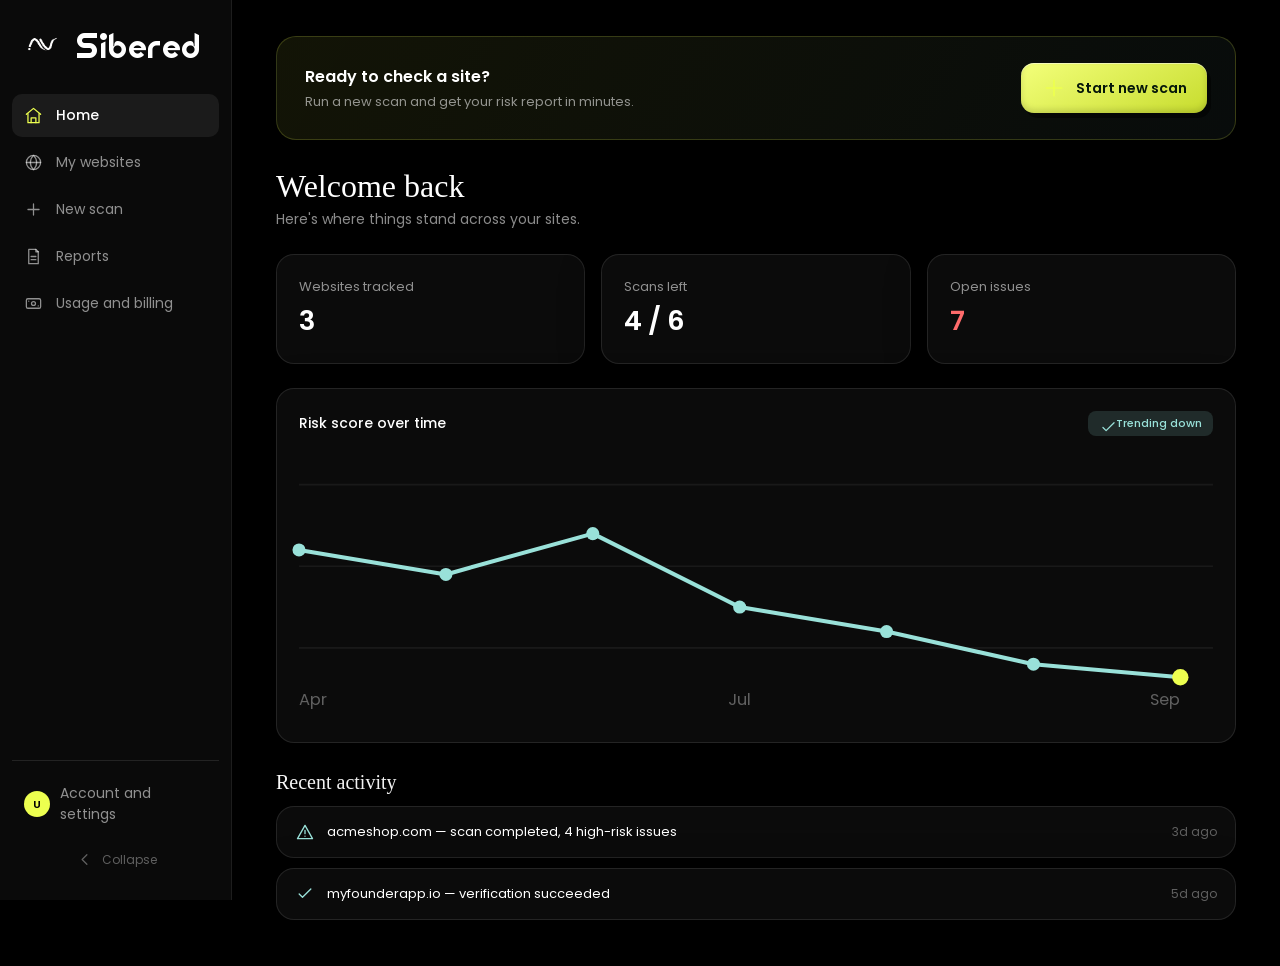
<file: index.html>
<!doctype html>
<html lang="en">
<head>
<meta charset="UTF-8">
<meta name="viewport" content="width=device-width, initial-scale=1.0">
<title>Sibered — Home</title>
<link rel="preconnect" href="https://fonts.googleapis.com">
<link href="https://fonts.googleapis.com/css2?family=Poppins:wght@300;400;500;600;700&display=swap" rel="stylesheet">
<link rel="stylesheet" href="style.css">
<meta name="sibered-verify" content="test123">
</head>
<body>
<div class="app">
  <aside class="sidebar" id="sidebar">
    <div class="logo-row"><img src="logo.png" alt="Sibered"><span class="wordmark">Sibered</span></div>
    <nav class="nav">
      <a href="index.html" class="active"><span class="icon"><svg viewBox="0 0 24 24" fill="none" stroke="currentColor" stroke-width="1.6" stroke-linecap="round" stroke-linejoin="round"><path d="M3 10.5L12 3l9 7.5"/><path d="M5 9.5V21h14V9.5"/><path d="M9 21v-6h6v6"/></svg></span><span class="label">Home</span></a>
      <a href="websites.html"><span class="icon"><svg viewBox="0 0 24 24" fill="none" stroke="currentColor" stroke-width="1.6" stroke-linecap="round" stroke-linejoin="round"><circle cx="12" cy="12" r="9"/><path d="M3 12h18"/><path d="M12 3c2.5 2.5 4 6 4 9s-1.5 6.5-4 9c-2.5-2.5-4-6-4-9s1.5-6.5 4-9z"/></svg></span><span class="label">My websites</span></a>
      <a href="add-website.html"><span class="icon"><svg viewBox="0 0 24 24" fill="none" stroke="currentColor" stroke-width="1.6" stroke-linecap="round" stroke-linejoin="round"><path d="M12 5v14M5 12h14"/></svg></span><span class="label">New scan</span></a>
      <a href="reports.html"><span class="icon"><svg viewBox="0 0 24 24" fill="none" stroke="currentColor" stroke-width="1.6" stroke-linecap="round" stroke-linejoin="round"><path d="M6 3h9l3 3v15H6z"/><path d="M15 3v3h3"/><path d="M9 12h6M9 16h6"/></svg></span><span class="label">Reports</span></a>
      <a href="billing.html"><span class="icon"><svg viewBox="0 0 24 24" fill="none" stroke="currentColor" stroke-width="1.6" stroke-linecap="round" stroke-linejoin="round"><rect x="3" y="6" width="18" height="12" rx="2"/><circle cx="12" cy="12" r="2.5"/><path d="M6 9h.01M18 15h.01"/></svg></span><span class="label">Usage and billing</span></a>
    </nav>
    <div class="sidebar-bottom">
      <a href="settings.html" class="account-link"><div class="avatar">U</div><span class="label">Account and settings</span></a>
      <button class="collapse-btn" id="collapseBtn"><span class="icon"><svg viewBox="0 0 24 24" fill="none" stroke="currentColor" stroke-width="1.6" stroke-linecap="round" stroke-linejoin="round"><path d="M15 6l-6 6 6 6"/></svg></span><span class="label">Collapse</span></button>
    </div>
  </aside>
  <main class="main">
    <div class="cta-banner">
      <div>
        <div style="font-weight:600; font-size:16px; margin-bottom:3px;">Ready to check a site?</div>
        <div style="font-size:13px; color:var(--muted);">Run a new scan and get your risk report in minutes.</div>
      </div>
      <a href="add-website.html" class="btn-primary"><span class="icon"><svg viewBox="0 0 24 24" fill="none" stroke="currentColor" stroke-width="1.6" stroke-linecap="round" stroke-linejoin="round"><path d="M12 5v14M5 12h14"/></svg></span>Start new scan</a>
    </div>

    <h1>Welcome back</h1>
    <p class="subtitle">Here's where things stand across your sites.</p>

    <div class="grid-3" style="margin-bottom:24px;">
      <div class="card"><div class="stat-label">Websites tracked</div><div class="stat-value">3</div></div>
      <div class="card"><div class="stat-label">Scans left</div><div class="stat-value">4 / 6</div></div>
      <div class="card"><div class="stat-label">Open issues</div><div class="stat-value danger">7</div></div>
    </div>

    <div class="card" style="margin-bottom:28px;">
      <div style="display:flex; justify-content:space-between; align-items:center; margin-bottom:16px;">
        <div style="font-size:14px; font-weight:500;">Risk score over time</div>
        <span class="badge low"><span class="icon" style="width:12px;height:12px;"><svg viewBox="0 0 24 24" fill="none" stroke="currentColor" stroke-width="1.6" stroke-linecap="round" stroke-linejoin="round"><path d="M5 12l4 4 10-10"/></svg></span>Trending down</span>
      </div>
      <svg viewBox="0 0 560 160" style="width:100%; height:auto; overflow:visible;">
        <line x1="0" y1="20" x2="560" y2="20" stroke="rgba(255,255,255,0.06)"/>
        <line x1="0" y1="70" x2="560" y2="70" stroke="rgba(255,255,255,0.06)"/>
        <line x1="0" y1="120" x2="560" y2="120" stroke="rgba(255,255,255,0.06)"/>
        <polyline points="0,60 90,75 180,50 270,95 360,110 450,130 540,138"
          fill="none" stroke="#99E1D9" stroke-width="2.5" stroke-linecap="round" stroke-linejoin="round"/>
        <circle cx="0" cy="60" r="4" fill="#99E1D9"/>
        <circle cx="90" cy="75" r="4" fill="#99E1D9"/>
        <circle cx="180" cy="50" r="4" fill="#99E1D9"/>
        <circle cx="270" cy="95" r="4" fill="#99E1D9"/>
        <circle cx="360" cy="110" r="4" fill="#99E1D9"/>
        <circle cx="450" cy="130" r="4" fill="#99E1D9"/>
        <circle cx="540" cy="138" r="5" fill="#EDFF4F"/>
        <text x="0" y="155" font-size="10" fill="rgba(255,255,255,0.35)">Apr</text>
        <text x="270" y="155" font-size="10" fill="rgba(255,255,255,0.35)" text-anchor="middle">Jul</text>
        <text x="540" y="155" font-size="10" fill="rgba(255,255,255,0.35)" text-anchor="end">Sep</text>
      </svg>
    </div>

    <h2 style="font-size:20px; margin-bottom:12px;">Recent activity</h2>
    <div class="card list-row" style="margin-bottom:10px;">
      <div style="display:flex; align-items:center; gap:12px;">
        <span class="icon" style="color:#ff9b9b;"><svg viewBox="0 0 24 24" fill="none" stroke="currentColor" stroke-width="1.6" stroke-linecap="round" stroke-linejoin="round"><path d="M12 4l9 16H3z"/><path d="M12 10v4M12 17h.01"/></svg></span>
        <span style="font-size:13px;">acmeshop.com — scan completed, 4 high-risk issues</span>
      </div>
      <span style="font-size:12px; color:var(--faint);">3d ago</span>
    </div>
    <div class="card list-row">
      <div style="display:flex; align-items:center; gap:12px;">
        <span class="icon"><svg viewBox="0 0 24 24" fill="none" stroke="currentColor" stroke-width="1.6" stroke-linecap="round" stroke-linejoin="round"><path d="M5 12l4 4 10-10"/></svg></span>
        <span style="font-size:13px;">myfounderapp.io — verification succeeded</span>
      </div>
      <span style="font-size:12px; color:var(--faint);">5d ago</span>
    </div>
  </main>
</div>
<script src="script.js"></script>
</body>
</html>
</file>
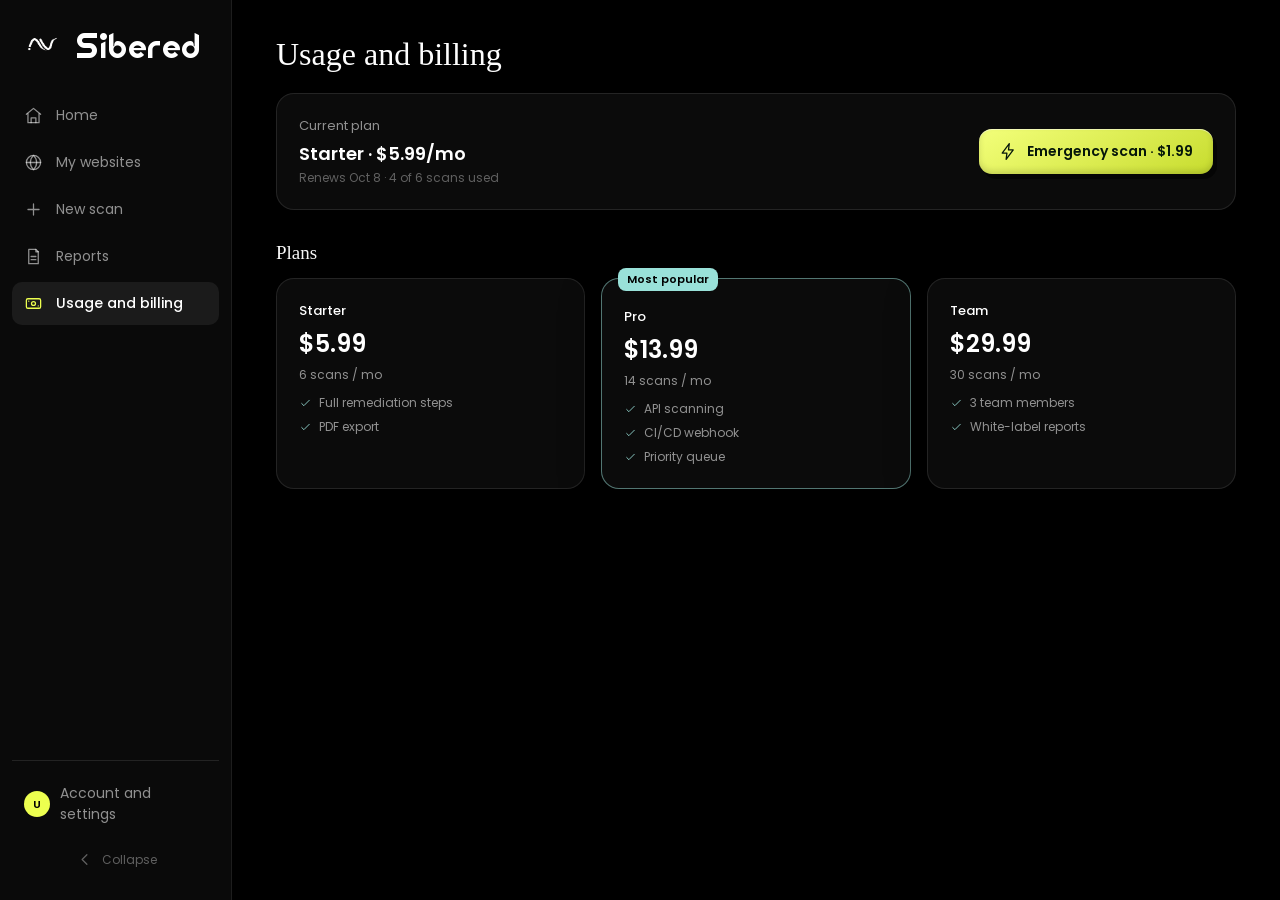
<file: billing.html>
<!doctype html>
<html lang="en">
<head>
<meta charset="UTF-8">
<meta name="viewport" content="width=device-width, initial-scale=1.0">
<title>Sibered — Billing</title>
<link rel="preconnect" href="https://fonts.googleapis.com">
<link href="https://fonts.googleapis.com/css2?family=Poppins:wght@300;400;500;600;700&display=swap" rel="stylesheet">
<link rel="stylesheet" href="style.css">
</head>
<body>
<div class="app">
  <aside class="sidebar" id="sidebar">
    <div class="logo-row"><img src="logo.png" alt="Sibered"><span class="wordmark">Sibered</span></div>
    <nav class="nav">
      <a href="index.html"><span class="icon"><svg viewBox="0 0 24 24" fill="none" stroke="currentColor" stroke-width="1.6" stroke-linecap="round" stroke-linejoin="round"><path d="M3 10.5L12 3l9 7.5"/><path d="M5 9.5V21h14V9.5"/><path d="M9 21v-6h6v6"/></svg></span><span class="label">Home</span></a>
      <a href="websites.html"><span class="icon"><svg viewBox="0 0 24 24" fill="none" stroke="currentColor" stroke-width="1.6" stroke-linecap="round" stroke-linejoin="round"><circle cx="12" cy="12" r="9"/><path d="M3 12h18"/><path d="M12 3c2.5 2.5 4 6 4 9s-1.5 6.5-4 9c-2.5-2.5-4-6-4-9s1.5-6.5 4-9z"/></svg></span><span class="label">My websites</span></a>
      <a href="add-website.html"><span class="icon"><svg viewBox="0 0 24 24" fill="none" stroke="currentColor" stroke-width="1.6" stroke-linecap="round" stroke-linejoin="round"><path d="M12 5v14M5 12h14"/></svg></span><span class="label">New scan</span></a>
      <a href="reports.html"><span class="icon"><svg viewBox="0 0 24 24" fill="none" stroke="currentColor" stroke-width="1.6" stroke-linecap="round" stroke-linejoin="round"><path d="M6 3h9l3 3v15H6z"/><path d="M15 3v3h3"/><path d="M9 12h6M9 16h6"/></svg></span><span class="label">Reports</span></a>
      <a href="billing.html" class="active"><span class="icon"><svg viewBox="0 0 24 24" fill="none" stroke="currentColor" stroke-width="1.6" stroke-linecap="round" stroke-linejoin="round"><rect x="3" y="6" width="18" height="12" rx="2"/><circle cx="12" cy="12" r="2.5"/><path d="M6 9h.01M18 15h.01"/></svg></span><span class="label">Usage and billing</span></a>
    </nav>
    <div class="sidebar-bottom">
      <a href="settings.html" class="account-link"><div class="avatar">U</div><span class="label">Account and settings</span></a>
      <button class="collapse-btn" id="collapseBtn"><span class="icon"><svg viewBox="0 0 24 24" fill="none" stroke="currentColor" stroke-width="1.6" stroke-linecap="round" stroke-linejoin="round"><path d="M15 6l-6 6 6 6"/></svg></span><span class="label">Collapse</span></button>
    </div>
  </aside>
  <main class="main">
    <h1 style="margin-bottom:20px;">Usage and billing</h1>

    <div class="card" style="display:flex; justify-content:space-between; align-items:center; margin-bottom:32px;">
      <div>
        <div class="stat-label">Current plan</div>
        <div style="font-size:18px; font-weight:600;">Starter &middot; $5.99/mo</div>
        <div style="font-size:12px; color:var(--faint); margin-top:2px;">Renews Oct 8 &middot; 4 of 6 scans used</div>
      </div>
      <button class="btn-primary"><span class="icon"><svg viewBox="0 0 24 24" fill="none" stroke="currentColor" stroke-width="1.6" stroke-linecap="round" stroke-linejoin="round"><path d="M13 2L4 14h6l-1 8 9-12h-6l1-8z"/></svg></span>Emergency scan &middot; $1.99</button>
    </div>

    <h2 style="font-size:19px; margin-bottom:14px;">Plans</h2>
    <div class="grid-3">
      <div class="card">
        <div style="font-size:13px; font-weight:500;">Starter</div>
        <div style="font-size:24px; font-weight:600; margin:5px 0;">$5.99</div>
        <div style="font-size:12px; color:var(--muted); margin-bottom:10px;">6 scans / mo</div>
        <div class="plan-feature"><span class="icon"><svg viewBox="0 0 24 24" fill="none" stroke="currentColor" stroke-width="1.6" stroke-linecap="round" stroke-linejoin="round"><path d="M5 12l4 4 10-10"/></svg></span>Full remediation steps</div>
        <div class="plan-feature"><span class="icon"><svg viewBox="0 0 24 24" fill="none" stroke="currentColor" stroke-width="1.6" stroke-linecap="round" stroke-linejoin="round"><path d="M5 12l4 4 10-10"/></svg></span>PDF export</div>
      </div>
      <div class="card plan-card popular">
        <span class="popular-tag">Most popular</span>
        <div style="font-size:13px; font-weight:500; margin-top:6px;">Pro</div>
        <div style="font-size:24px; font-weight:600; margin:5px 0;">$13.99</div>
        <div style="font-size:12px; color:var(--muted); margin-bottom:10px;">14 scans / mo</div>
        <div class="plan-feature"><span class="icon"><svg viewBox="0 0 24 24" fill="none" stroke="currentColor" stroke-width="1.6" stroke-linecap="round" stroke-linejoin="round"><path d="M5 12l4 4 10-10"/></svg></span>API scanning</div>
        <div class="plan-feature"><span class="icon"><svg viewBox="0 0 24 24" fill="none" stroke="currentColor" stroke-width="1.6" stroke-linecap="round" stroke-linejoin="round"><path d="M5 12l4 4 10-10"/></svg></span>CI/CD webhook</div>
        <div class="plan-feature"><span class="icon"><svg viewBox="0 0 24 24" fill="none" stroke="currentColor" stroke-width="1.6" stroke-linecap="round" stroke-linejoin="round"><path d="M5 12l4 4 10-10"/></svg></span>Priority queue</div>
      </div>
      <div class="card">
        <div style="font-size:13px; font-weight:500;">Team</div>
        <div style="font-size:24px; font-weight:600; margin:5px 0;">$29.99</div>
        <div style="font-size:12px; color:var(--muted); margin-bottom:10px;">30 scans / mo</div>
        <div class="plan-feature"><span class="icon"><svg viewBox="0 0 24 24" fill="none" stroke="currentColor" stroke-width="1.6" stroke-linecap="round" stroke-linejoin="round"><path d="M5 12l4 4 10-10"/></svg></span>3 team members</div>
        <div class="plan-feature"><span class="icon"><svg viewBox="0 0 24 24" fill="none" stroke="currentColor" stroke-width="1.6" stroke-linecap="round" stroke-linejoin="round"><path d="M5 12l4 4 10-10"/></svg></span>White-label reports</div>
      </div>
    </div>
  </main>
</div>
<script src="script.js"></script>
</body>
</html>
</file>
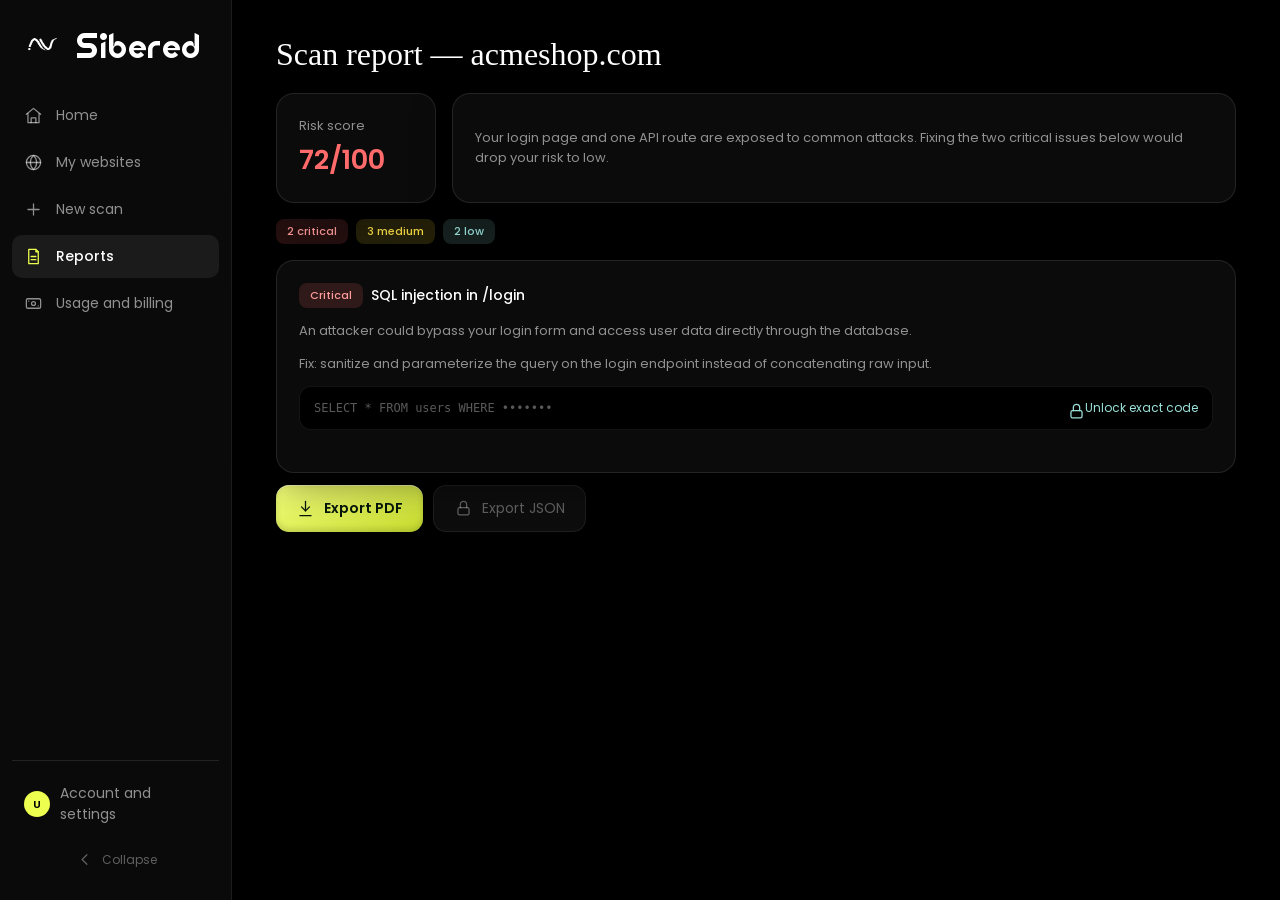
<file: report.html>
<!doctype html>
<html lang="en">
<head>
<meta charset="UTF-8">
<meta name="viewport" content="width=device-width, initial-scale=1.0">
<title>Sibered — Report</title>
<link rel="preconnect" href="https://fonts.googleapis.com">
<link href="https://fonts.googleapis.com/css2?family=Poppins:wght@300;400;500;600;700&display=swap" rel="stylesheet">
<link rel="stylesheet" href="style.css">
</head>
<body>
<div class="app">
  <aside class="sidebar" id="sidebar">
    <div class="logo-row"><img src="logo.png" alt="Sibered"><span class="wordmark">Sibered</span></div>
    <nav class="nav">
      <a href="index.html"><span class="icon"><svg viewBox="0 0 24 24" fill="none" stroke="currentColor" stroke-width="1.6" stroke-linecap="round" stroke-linejoin="round"><path d="M3 10.5L12 3l9 7.5"/><path d="M5 9.5V21h14V9.5"/><path d="M9 21v-6h6v6"/></svg></span><span class="label">Home</span></a>
      <a href="websites.html"><span class="icon"><svg viewBox="0 0 24 24" fill="none" stroke="currentColor" stroke-width="1.6" stroke-linecap="round" stroke-linejoin="round"><circle cx="12" cy="12" r="9"/><path d="M3 12h18"/><path d="M12 3c2.5 2.5 4 6 4 9s-1.5 6.5-4 9c-2.5-2.5-4-6-4-9s1.5-6.5 4-9z"/></svg></span><span class="label">My websites</span></a>
      <a href="add-website.html"><span class="icon"><svg viewBox="0 0 24 24" fill="none" stroke="currentColor" stroke-width="1.6" stroke-linecap="round" stroke-linejoin="round"><path d="M12 5v14M5 12h14"/></svg></span><span class="label">New scan</span></a>
      <a href="reports.html" class="active"><span class="icon"><svg viewBox="0 0 24 24" fill="none" stroke="currentColor" stroke-width="1.6" stroke-linecap="round" stroke-linejoin="round"><path d="M6 3h9l3 3v15H6z"/><path d="M15 3v3h3"/><path d="M9 12h6M9 16h6"/></svg></span><span class="label">Reports</span></a>
      <a href="billing.html"><span class="icon"><svg viewBox="0 0 24 24" fill="none" stroke="currentColor" stroke-width="1.6" stroke-linecap="round" stroke-linejoin="round"><rect x="3" y="6" width="18" height="12" rx="2"/><circle cx="12" cy="12" r="2.5"/><path d="M6 9h.01M18 15h.01"/></svg></span><span class="label">Usage and billing</span></a>
    </nav>
    <div class="sidebar-bottom">
      <a href="settings.html" class="account-link"><div class="avatar">U</div><span class="label">Account and settings</span></a>
      <button class="collapse-btn" id="collapseBtn"><span class="icon"><svg viewBox="0 0 24 24" fill="none" stroke="currentColor" stroke-width="1.6" stroke-linecap="round" stroke-linejoin="round"><path d="M15 6l-6 6 6 6"/></svg></span><span class="label">Collapse</span></button>
    </div>
  </aside>
  <main class="main">
    <h1 style="margin-bottom:20px;">Scan report — acmeshop.com</h1>

    <div style="display:flex; gap:16px; margin-bottom:16px;">
      <div class="card" style="width:160px;">
        <div class="stat-label">Risk score</div>
        <div class="stat-value danger">72/100</div>
      </div>
      <div class="card" style="flex:1; display:flex; align-items:center; font-size:13px; color:var(--muted);">
        Your login page and one API route are exposed to common attacks. Fixing the two critical issues below would drop your risk to low.
      </div>
    </div>

    <div style="display:flex; gap:8px; margin-bottom:16px;">
      <span class="badge high">2 critical</span>
      <span class="badge medium">3 medium</span>
      <span class="badge low">2 low</span>
    </div>

    <div class="card" style="margin-bottom:12px;">
      <div style="display:flex; align-items:center; gap:8px; margin-bottom:8px;">
        <span class="badge high">Critical</span>
        <span style="font-weight:500; font-size:14px;">SQL injection in /login</span>
      </div>
      <p style="font-size:13px; color:var(--muted); margin-bottom:8px;">
        An attacker could bypass your login form and access user data directly through the database.
      </p>
      <p style="font-size:13px; color:var(--muted); margin-bottom:12px;">
        Fix: sanitize and parameterize the query on the login endpoint instead of concatenating raw input.
      </p>
      <div class="code-box" style="color:var(--faint);">
        <span>SELECT * FROM users WHERE •••••••</span>
        <span style="display:flex; align-items:center; gap:5px; color:var(--turquoise); font-family:'Poppins',sans-serif; flex-shrink:0;">
          <span class="icon" style="width:13px;height:13px;"><svg viewBox="0 0 24 24" fill="none" stroke="currentColor" stroke-width="1.6" stroke-linecap="round" stroke-linejoin="round"><rect x="5" y="11" width="14" height="9" rx="2"/><path d="M8 11V7a4 4 0 018 0v4"/></svg></span>Unlock exact code
        </span>
      </div>
    </div>

    <div style="display:flex; gap:10px;">
      <button class="btn-primary"><span class="icon"><svg viewBox="0 0 24 24" fill="none" stroke="currentColor" stroke-width="1.6" stroke-linecap="round" stroke-linejoin="round"><path d="M12 3v12"/><path d="M7 10l5 5 5-5"/><path d="M5 21h14"/></svg></span>Export PDF</button>
      <button class="btn-locked"><span class="icon"><svg viewBox="0 0 24 24" fill="none" stroke="currentColor" stroke-width="1.6" stroke-linecap="round" stroke-linejoin="round"><rect x="5" y="11" width="14" height="9" rx="2"/><path d="M8 11V7a4 4 0 018 0v4"/></svg></span>Export JSON</button>
    </div>
  </main>
</div>
<script src="script.js"></script>
</body>
</html>
</file>
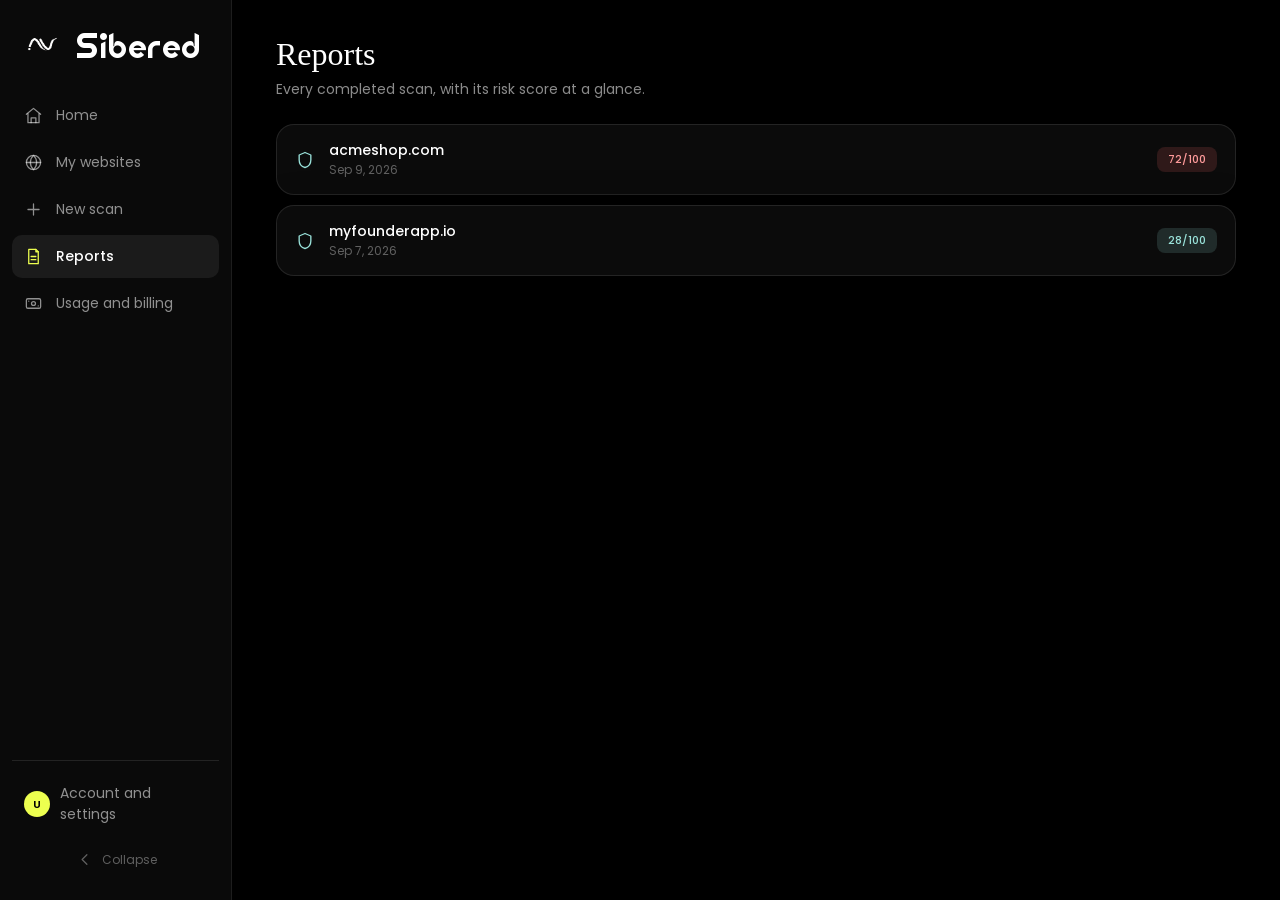
<file: reports.html>
<!doctype html>
<html lang="en">
<head>
<meta charset="UTF-8">
<meta name="viewport" content="width=device-width, initial-scale=1.0">
<title>Sibered — Reports</title>
<link rel="preconnect" href="https://fonts.googleapis.com">
<link href="https://fonts.googleapis.com/css2?family=Poppins:wght@300;400;500;600;700&display=swap" rel="stylesheet">
<link rel="stylesheet" href="style.css">
</head>
<body>
<div class="app">
  <aside class="sidebar" id="sidebar">
    <div class="logo-row"><img src="logo.png" alt="Sibered"><span class="wordmark">Sibered</span></div>
    <nav class="nav">
      <a href="index.html"><span class="icon"><svg viewBox="0 0 24 24" fill="none" stroke="currentColor" stroke-width="1.6" stroke-linecap="round" stroke-linejoin="round"><path d="M3 10.5L12 3l9 7.5"/><path d="M5 9.5V21h14V9.5"/><path d="M9 21v-6h6v6"/></svg></span><span class="label">Home</span></a>
      <a href="websites.html"><span class="icon"><svg viewBox="0 0 24 24" fill="none" stroke="currentColor" stroke-width="1.6" stroke-linecap="round" stroke-linejoin="round"><circle cx="12" cy="12" r="9"/><path d="M3 12h18"/><path d="M12 3c2.5 2.5 4 6 4 9s-1.5 6.5-4 9c-2.5-2.5-4-6-4-9s1.5-6.5 4-9z"/></svg></span><span class="label">My websites</span></a>
      <a href="add-website.html"><span class="icon"><svg viewBox="0 0 24 24" fill="none" stroke="currentColor" stroke-width="1.6" stroke-linecap="round" stroke-linejoin="round"><path d="M12 5v14M5 12h14"/></svg></span><span class="label">New scan</span></a>
      <a href="reports.html" class="active"><span class="icon"><svg viewBox="0 0 24 24" fill="none" stroke="currentColor" stroke-width="1.6" stroke-linecap="round" stroke-linejoin="round"><path d="M6 3h9l3 3v15H6z"/><path d="M15 3v3h3"/><path d="M9 12h6M9 16h6"/></svg></span><span class="label">Reports</span></a>
      <a href="billing.html"><span class="icon"><svg viewBox="0 0 24 24" fill="none" stroke="currentColor" stroke-width="1.6" stroke-linecap="round" stroke-linejoin="round"><rect x="3" y="6" width="18" height="12" rx="2"/><circle cx="12" cy="12" r="2.5"/><path d="M6 9h.01M18 15h.01"/></svg></span><span class="label">Usage and billing</span></a>
    </nav>
    <div class="sidebar-bottom">
      <a href="settings.html" class="account-link"><div class="avatar">U</div><span class="label">Account and settings</span></a>
      <button class="collapse-btn" id="collapseBtn"><span class="icon"><svg viewBox="0 0 24 24" fill="none" stroke="currentColor" stroke-width="1.6" stroke-linecap="round" stroke-linejoin="round"><path d="M15 6l-6 6 6 6"/></svg></span><span class="label">Collapse</span></button>
    </div>
  </aside>
  <main class="main">
    <h1 style="margin-bottom:6px;">Reports</h1>
    <p class="subtitle">Every completed scan, with its risk score at a glance.</p>
    <a href="report.html" class="card list-row" style="margin-bottom:10px;">
      <div style="display:flex; align-items:center; gap:14px;">
        <span class="icon"><svg viewBox="0 0 24 24" fill="none" stroke="currentColor" stroke-width="1.6" stroke-linecap="round" stroke-linejoin="round"><path d="M12 3l7 3v6c0 4.5-3 8-7 9-4-1-7-4.5-7-9V6l7-3z"/></svg></span>
        <div>
          <div style="font-weight:500; font-size:14px;">acmeshop.com</div>
          <div style="font-size:12px; color:var(--faint);">Sep 9, 2026</div>
        </div>
      </div>
      <span class="badge high">72/100</span>
    </a>
    <a href="report.html" class="card list-row">
      <div style="display:flex; align-items:center; gap:14px;">
        <span class="icon"><svg viewBox="0 0 24 24" fill="none" stroke="currentColor" stroke-width="1.6" stroke-linecap="round" stroke-linejoin="round"><path d="M12 3l7 3v6c0 4.5-3 8-7 9-4-1-7-4.5-7-9V6l7-3z"/></svg></span>
        <div>
          <div style="font-weight:500; font-size:14px;">myfounderapp.io</div>
          <div style="font-size:12px; color:var(--faint);">Sep 7, 2026</div>
        </div>
      </div>
      <span class="badge low">28/100</span>
    </a>
  </main>
</div>
<script src="script.js"></script>
</body>
</html>
</file>
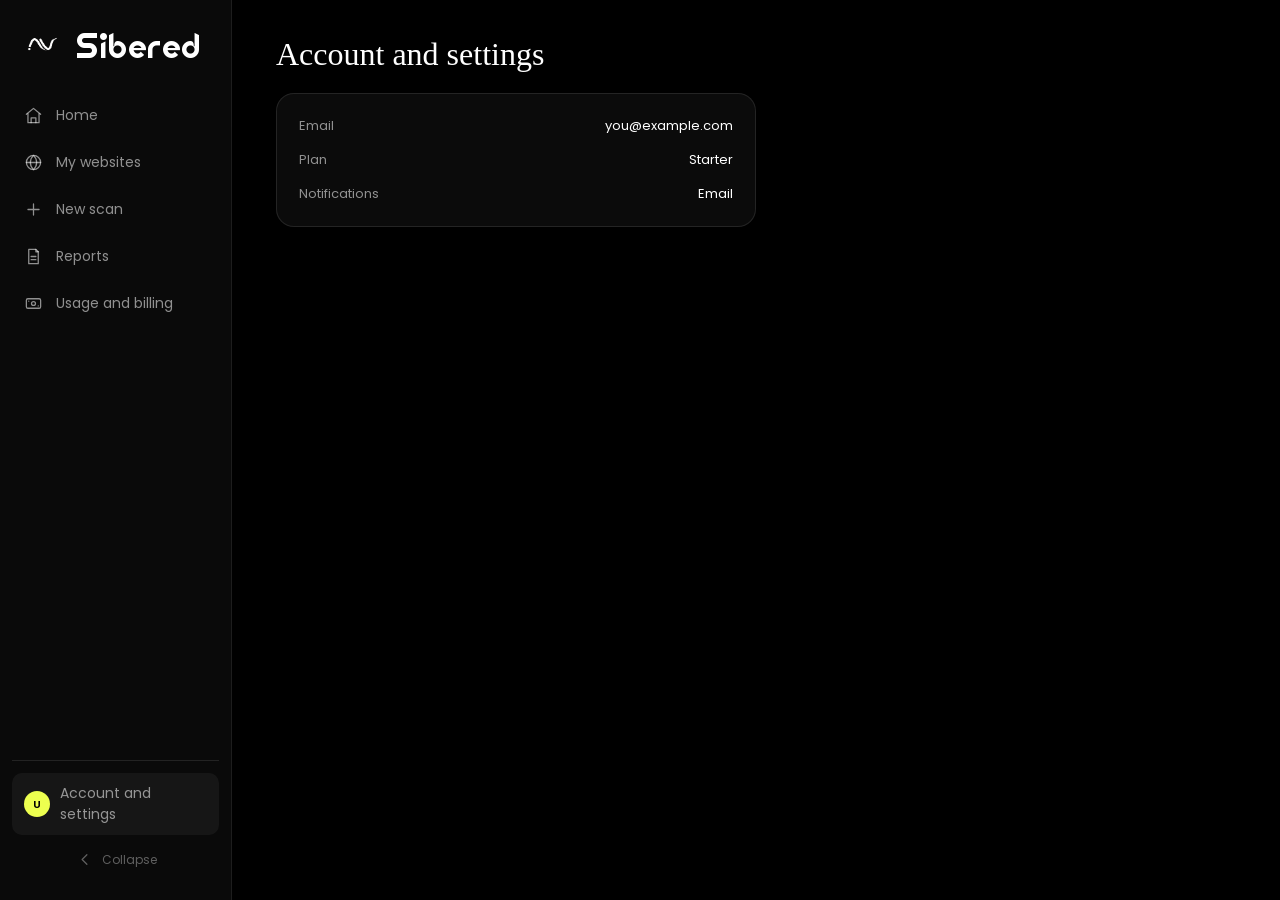
<file: settings.html>
<!doctype html>
<html lang="en">
<head>
<meta charset="UTF-8">
<meta name="viewport" content="width=device-width, initial-scale=1.0">
<title>Sibered — Settings</title>
<link rel="preconnect" href="https://fonts.googleapis.com">
<link href="https://fonts.googleapis.com/css2?family=Poppins:wght@300;400;500;600;700&display=swap" rel="stylesheet">
<link rel="stylesheet" href="style.css">
</head>
<body>
<div class="app">
  <aside class="sidebar" id="sidebar">
    <div class="logo-row"><img src="logo.png" alt="Sibered"><span class="wordmark">Sibered</span></div>
    <nav class="nav">
      <a href="index.html"><span class="icon"><svg viewBox="0 0 24 24" fill="none" stroke="currentColor" stroke-width="1.6" stroke-linecap="round" stroke-linejoin="round"><path d="M3 10.5L12 3l9 7.5"/><path d="M5 9.5V21h14V9.5"/><path d="M9 21v-6h6v6"/></svg></span><span class="label">Home</span></a>
      <a href="websites.html"><span class="icon"><svg viewBox="0 0 24 24" fill="none" stroke="currentColor" stroke-width="1.6" stroke-linecap="round" stroke-linejoin="round"><circle cx="12" cy="12" r="9"/><path d="M3 12h18"/><path d="M12 3c2.5 2.5 4 6 4 9s-1.5 6.5-4 9c-2.5-2.5-4-6-4-9s1.5-6.5 4-9z"/></svg></span><span class="label">My websites</span></a>
      <a href="add-website.html"><span class="icon"><svg viewBox="0 0 24 24" fill="none" stroke="currentColor" stroke-width="1.6" stroke-linecap="round" stroke-linejoin="round"><path d="M12 5v14M5 12h14"/></svg></span><span class="label">New scan</span></a>
      <a href="reports.html"><span class="icon"><svg viewBox="0 0 24 24" fill="none" stroke="currentColor" stroke-width="1.6" stroke-linecap="round" stroke-linejoin="round"><path d="M6 3h9l3 3v15H6z"/><path d="M15 3v3h3"/><path d="M9 12h6M9 16h6"/></svg></span><span class="label">Reports</span></a>
      <a href="billing.html"><span class="icon"><svg viewBox="0 0 24 24" fill="none" stroke="currentColor" stroke-width="1.6" stroke-linecap="round" stroke-linejoin="round"><rect x="3" y="6" width="18" height="12" rx="2"/><circle cx="12" cy="12" r="2.5"/><path d="M6 9h.01M18 15h.01"/></svg></span><span class="label">Usage and billing</span></a>
    </nav>
    <div class="sidebar-bottom">
      <a href="settings.html" class="account-link" style="background:rgba(255,255,255,0.05);"><div class="avatar">U</div><span class="label">Account and settings</span></a>
      <button class="collapse-btn" id="collapseBtn"><span class="icon"><svg viewBox="0 0 24 24" fill="none" stroke="currentColor" stroke-width="1.6" stroke-linecap="round" stroke-linejoin="round"><path d="M15 6l-6 6 6 6"/></svg></span><span class="label">Collapse</span></button>
    </div>
  </aside>
  <main class="main">
    <h1 style="margin-bottom:20px;">Account and settings</h1>
    <div class="card" style="display:flex; flex-direction:column; gap:14px; font-size:13px; color:var(--muted); max-width:480px;">
      <div style="display:flex; justify-content:space-between;"><span>Email</span><span style="color:#fff;">you@example.com</span></div>
      <div style="display:flex; justify-content:space-between;"><span>Plan</span><span style="color:#fff;">Starter</span></div>
      <div style="display:flex; justify-content:space-between;"><span>Notifications</span><span style="color:#fff;">Email</span></div>
    </div>
  </main>
</div>
<script src="script.js"></script>
</body>
</html>
</file>
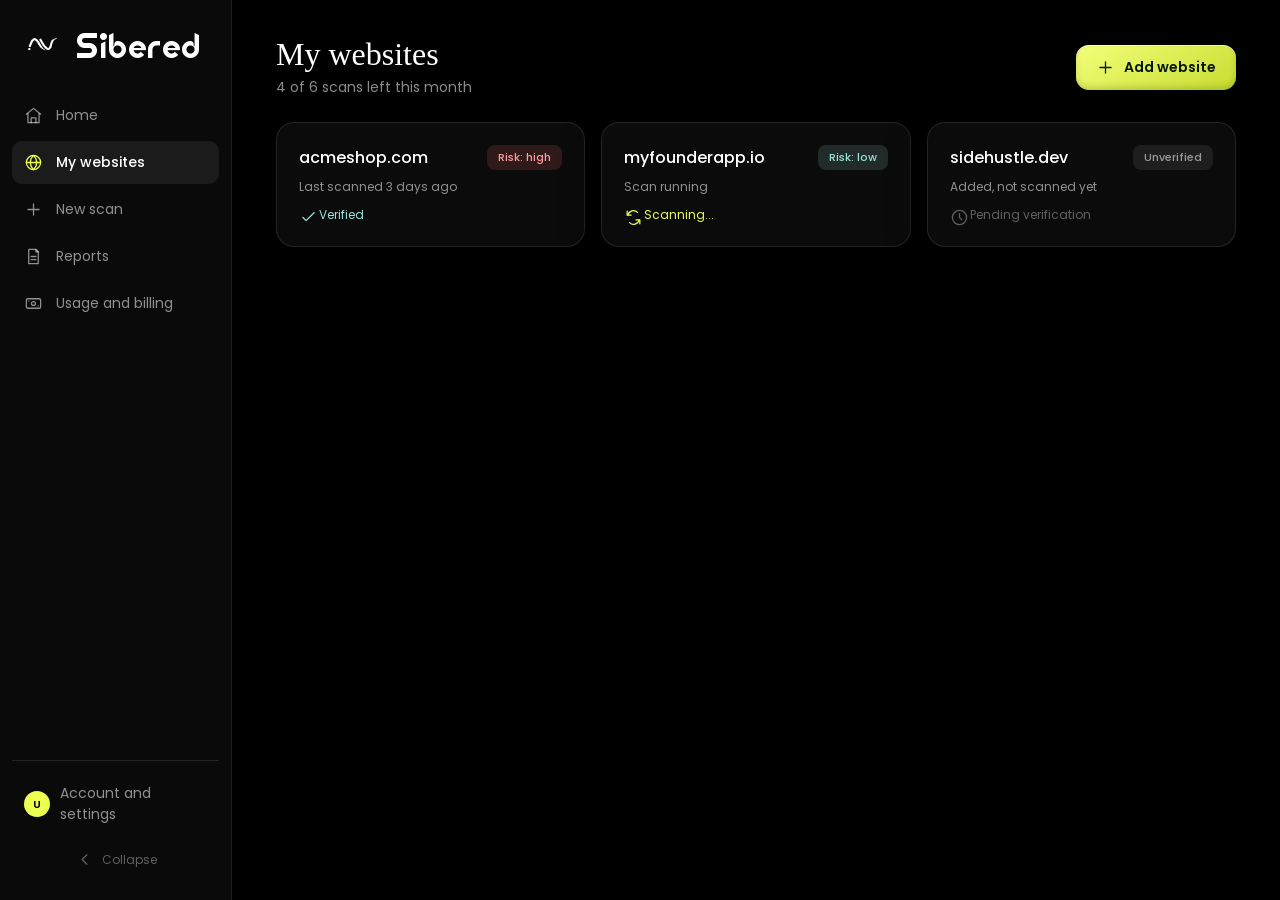
<file: websites.html>
<!doctype html>
<html lang="en">
<head>
<meta charset="UTF-8">
<meta name="viewport" content="width=device-width, initial-scale=1.0">
<title>Sibered — My websites</title>
<link rel="preconnect" href="https://fonts.googleapis.com">
<link href="https://fonts.googleapis.com/css2?family=Poppins:wght@300;400;500;600;700&display=swap" rel="stylesheet">
<link rel="stylesheet" href="style.css">
</head>
<body>
<div class="app">
  <aside class="sidebar" id="sidebar">
    <div class="logo-row"><img src="logo.png" alt="Sibered"><span class="wordmark">Sibered</span></div>
    <nav class="nav">
      <a href="index.html"><span class="icon"><svg viewBox="0 0 24 24" fill="none" stroke="currentColor" stroke-width="1.6" stroke-linecap="round" stroke-linejoin="round"><path d="M3 10.5L12 3l9 7.5"/><path d="M5 9.5V21h14V9.5"/><path d="M9 21v-6h6v6"/></svg></span><span class="label">Home</span></a>
      <a href="websites.html" class="active"><span class="icon"><svg viewBox="0 0 24 24" fill="none" stroke="currentColor" stroke-width="1.6" stroke-linecap="round" stroke-linejoin="round"><circle cx="12" cy="12" r="9"/><path d="M3 12h18"/><path d="M12 3c2.5 2.5 4 6 4 9s-1.5 6.5-4 9c-2.5-2.5-4-6-4-9s1.5-6.5 4-9z"/></svg></span><span class="label">My websites</span></a>
      <a href="add-website.html"><span class="icon"><svg viewBox="0 0 24 24" fill="none" stroke="currentColor" stroke-width="1.6" stroke-linecap="round" stroke-linejoin="round"><path d="M12 5v14M5 12h14"/></svg></span><span class="label">New scan</span></a>
      <a href="reports.html"><span class="icon"><svg viewBox="0 0 24 24" fill="none" stroke="currentColor" stroke-width="1.6" stroke-linecap="round" stroke-linejoin="round"><path d="M6 3h9l3 3v15H6z"/><path d="M15 3v3h3"/><path d="M9 12h6M9 16h6"/></svg></span><span class="label">Reports</span></a>
      <a href="billing.html"><span class="icon"><svg viewBox="0 0 24 24" fill="none" stroke="currentColor" stroke-width="1.6" stroke-linecap="round" stroke-linejoin="round"><rect x="3" y="6" width="18" height="12" rx="2"/><circle cx="12" cy="12" r="2.5"/><path d="M6 9h.01M18 15h.01"/></svg></span><span class="label">Usage and billing</span></a>
    </nav>
    <div class="sidebar-bottom">
      <a href="settings.html" class="account-link"><div class="avatar">U</div><span class="label">Account and settings</span></a>
      <button class="collapse-btn" id="collapseBtn"><span class="icon"><svg viewBox="0 0 24 24" fill="none" stroke="currentColor" stroke-width="1.6" stroke-linecap="round" stroke-linejoin="round"><path d="M15 6l-6 6 6 6"/></svg></span><span class="label">Collapse</span></button>
    </div>
  </aside>
  <main class="main">
    <div style="display:flex; justify-content:space-between; align-items:center; margin-bottom:24px;">
      <div>
        <h1>My websites</h1>
        <p class="subtitle" style="margin-bottom:0;">4 of 6 scans left this month</p>
      </div>
      <a href="add-website.html" class="btn-primary"><span class="icon"><svg viewBox="0 0 24 24" fill="none" stroke="currentColor" stroke-width="1.6" stroke-linecap="round" stroke-linejoin="round"><path d="M12 5v14M5 12h14"/></svg></span>Add website</a>
    </div>

    <div class="grid-3">
      <div class="card">
        <div style="display:flex; justify-content:space-between; margin-bottom:8px;">
          <span style="font-weight:500;">acmeshop.com</span>
          <span class="badge high">Risk: high</span>
        </div>
        <div style="font-size:12px; color:var(--muted); margin-bottom:10px;">Last scanned 3 days ago</div>
        <div style="display:flex; align-items:center; gap:6px; font-size:12px; color:var(--turquoise);">
          <span class="icon" style="width:14px;height:14px;"><svg viewBox="0 0 24 24" fill="none" stroke="currentColor" stroke-width="1.6" stroke-linecap="round" stroke-linejoin="round"><path d="M5 12l4 4 10-10"/></svg></span>Verified
        </div>
      </div>
      <div class="card">
        <div style="display:flex; justify-content:space-between; margin-bottom:8px;">
          <span style="font-weight:500;">myfounderapp.io</span>
          <span class="badge low">Risk: low</span>
        </div>
        <div style="font-size:12px; color:var(--muted); margin-bottom:10px;">Scan running</div>
        <div style="display:flex; align-items:center; gap:6px; font-size:12px; color:var(--lime);">
          <span class="icon" style="width:14px;height:14px;"><svg viewBox="0 0 24 24" fill="none" stroke="currentColor" stroke-width="1.6" stroke-linecap="round" stroke-linejoin="round"><path d="M4 4v5h5"/><path d="M20 20v-5h-5"/><path d="M5 9a7 7 0 0112-3.5M19 15a7 7 0 01-12 3.5"/></svg></span>Scanning...
        </div>
      </div>
      <div class="card">
        <div style="display:flex; justify-content:space-between; margin-bottom:8px;">
          <span style="font-weight:500;">sidehustle.dev</span>
          <span class="badge unverified">Unverified</span>
        </div>
        <div style="font-size:12px; color:var(--muted); margin-bottom:10px;">Added, not scanned yet</div>
        <div style="display:flex; align-items:center; gap:6px; font-size:12px; color:var(--faint);">
          <span class="icon" style="width:14px;height:14px;"><svg viewBox="0 0 24 24" fill="none" stroke="currentColor" stroke-width="1.6" stroke-linecap="round" stroke-linejoin="round"><circle cx="12" cy="12" r="9"/><path d="M12 7v5l3 3"/></svg></span>Pending verification
        </div>
      </div>
    </div>
  </main>
</div>
<script src="script.js"></script>
</body>
</html>
</file>
<file: style.css>
@font-face {
  font-family: 'Donato';
  src: url('donato-regular.ttf') format('truetype');
}

:root {
  --bg: #000000;
  --panel: #0A0A0A;
  --lime: #EDFF4F;
  --turquoise: #99E1D9;
  --white: #FFFFFF;
  --muted: rgba(255,255,255,0.55);
  --faint: rgba(255,255,255,0.35);
}

* { box-sizing: border-box; }

html, body {
  margin: 0;
  padding: 0;
  background: var(--bg);
  color: var(--white);
  font-family: 'Poppins', sans-serif;
}

h1, h2 {
  font-family: 'Times New Roman', 'Times New Roman MT', serif;
  font-weight: 400;
  margin: 0;
}

a { color: inherit; text-decoration: none; }

.app { display: flex; min-height: 100vh; }

/* ---------- Icons ---------- */
.icon svg {
  width: 19px; height: 19px;
  stroke: currentColor; fill: none;
  stroke-width: 1.6; stroke-linecap: round; stroke-linejoin: round;
  display: block;
}

/* ---------- Sidebar ---------- */
.sidebar {
  width: 232px;
  min-width: 232px;
  height: 100vh;
  position: sticky;
  top: 0;
  display: flex;
  flex-direction: column;
  background: var(--panel);
  border-right: 1px solid rgba(255,255,255,0.08);
  transition: width 0.25s ease, min-width 0.25s ease;
  padding: 22px 12px;
}
.sidebar.collapsed { width: 84px; min-width: 84px; }

.logo-row {
  display: flex;
  align-items: center;
  gap: 12px;
  padding: 0 8px 28px;
}
.logo-row img { width: 44px; height: 44px; flex-shrink: 0; object-fit: contain; }
.logo-row .wordmark {
  font-family: 'Donato', sans-serif;
  font-size: 24px;
  letter-spacing: 0.5px;
  white-space: nowrap;
  overflow: hidden;
}
.sidebar.collapsed .wordmark { display: none; }

.nav { display: flex; flex-direction: column; gap: 4px; flex: 1; }
.nav a {
  display: flex;
  align-items: center;
  gap: 13px;
  padding: 11px 12px;
  border-radius: 10px;
  font-size: 14px;
  color: var(--muted);
}
.nav a:hover { background: rgba(255,255,255,0.05); color: #fff; }
.nav a.active {
  background: rgba(255,255,255,0.07);
  color: #fff;
  font-weight: 500;
}
.nav a.active .icon { color: var(--lime); }
.sidebar.collapsed .nav a { justify-content: center; }
.sidebar.collapsed .nav a span.label { display: none; }

.sidebar-bottom {
  border-top: 1px solid rgba(255,255,255,0.1);
  padding-top: 12px;
  display: flex;
  flex-direction: column;
  gap: 6px;
}
.account-link {
  display: flex;
  align-items: center;
  gap: 10px;
  padding: 10px 12px;
  border-radius: 10px;
  font-size: 14px;
  color: var(--muted);
}
.account-link:hover { background: rgba(255,255,255,0.05); color: #fff; }
.avatar {
  width: 26px; height: 26px; border-radius: 50%;
  background: var(--lime); color: #000;
  display: flex; align-items: center; justify-content: center;
  font-size: 11px; font-weight: 600; flex-shrink: 0;
}
.sidebar.collapsed .account-link { justify-content: center; }
.sidebar.collapsed .account-link span.label { display: none; }

.collapse-btn {
  display: flex; align-items: center; justify-content: center; gap: 8px;
  padding: 9px 12px; border-radius: 10px; font-size: 12px;
  color: var(--faint); background: none; border: none; cursor: pointer;
  width: 100%; font-family: inherit;
}
.collapse-btn:hover { color: #fff; background: rgba(255,255,255,0.05); }
.sidebar.collapsed .collapse-btn .icon { transform: rotate(180deg); }

/* ---------- Main content ---------- */
.main { flex: 1; padding: 36px 44px; }
.subtitle { color: var(--muted); font-size: 14px; margin: 4px 0 24px; }
.centered { display: flex; align-items: center; justify-content: center; min-height: calc(100vh - 72px); }

/* ---------- Glass card ---------- */
.card {
  background: rgba(255,255,255,0.045);
  backdrop-filter: blur(24px);
  -webkit-backdrop-filter: blur(24px);
  border: 1px solid rgba(255,255,255,0.1);
  border-radius: 18px;
  box-shadow: 0 10px 40px rgba(0,0,0,0.45);
  padding: 22px;
}

/* ---------- Clay buttons (clay style lives ONLY here) ---------- */
.btn-primary {
  background: linear-gradient(150deg, #F3FF7A, #C7DC2E);
  color: #06170a;
  border: none;
  border-radius: 13px;
  padding: 12px 20px;
  font-size: 14px;
  font-weight: 600;
  font-family: inherit;
  cursor: pointer;
  display: inline-flex;
  align-items: center;
  gap: 9px;
  box-shadow:
    4px 5px 0 rgba(0,0,0,0.5),
    inset 0 1px 0 rgba(255,255,255,0.5),
    inset 0 -3px 6px rgba(0,0,0,0.15);
  transition: transform 0.12s ease, box-shadow 0.12s ease;
}
.btn-primary:hover { transform: translateY(-2px); box-shadow: 5px 7px 0 rgba(0,0,0,0.5), inset 0 1px 0 rgba(255,255,255,0.5); }
.btn-primary:active { transform: translateY(0); box-shadow: 2px 2px 0 rgba(0,0,0,0.5); }
.btn-primary:disabled { opacity: 0.55; cursor: not-allowed; transform: none; }

.btn-secondary {
  background: linear-gradient(150deg, #1a1a1a, #060606);
  color: #fff;
  border: 1px solid rgba(255,255,255,0.12);
  border-radius: 13px;
  padding: 12px 20px;
  font-size: 14px;
  font-weight: 500;
  font-family: inherit;
  cursor: pointer;
  display: inline-flex;
  align-items: center;
  gap: 9px;
  box-shadow: 4px 5px 0 rgba(0,0,0,0.4), inset 0 1px 0 rgba(255,255,255,0.06);
  transition: transform 0.12s ease;
}
.btn-secondary:hover { transform: translateY(-2px); }

.btn-locked {
  background: #0d0d0d;
  color: var(--faint);
  border: 1px solid rgba(255,255,255,0.07);
  border-radius: 13px;
  padding: 12px 20px;
  font-size: 14px;
  font-family: inherit;
  display: inline-flex;
  align-items: center;
  gap: 9px;
}

.grid-3 { display: grid; grid-template-columns: repeat(3, 1fr); gap: 16px; }

.stat-label { color: var(--muted); font-size: 13px; margin-bottom: 4px; }
.stat-value { font-size: 27px; font-weight: 600; }
.stat-value.danger { color: #ff6b6b; }
.stat-value.accent { color: var(--turquoise); }

.badge {
  font-size: 11px;
  padding: 4px 11px;
  border-radius: 8px;
  display: inline-flex;
  align-items: center;
  gap: 5px;
  font-weight: 500;
}
.badge.high { background: rgba(255,107,107,0.15); color: #ff9b9b; }
.badge.low { background: rgba(153,225,217,0.15); color: var(--turquoise); }
.badge.medium { background: rgba(253,224,71,0.15); color: #fde047; }
.badge.unverified { background: rgba(255,255,255,0.08); color: var(--muted); }

/* ---------- CTA banner ---------- */
.cta-banner {
  background: linear-gradient(120deg, rgba(237,255,79,0.08), rgba(153,225,217,0.05));
  border: 1px solid rgba(237,255,79,0.18);
  border-radius: 20px;
  padding: 26px 28px;
  display: flex;
  justify-content: space-between;
  align-items: center;
  margin-bottom: 28px;
}
.cta-banner .icon svg { width: 26px; height: 26px; color: var(--lime); }

/* ---------- Forms ---------- */
label { font-size: 13px; color: var(--muted); display: block; margin-bottom: 6px; }
input[type="text"], select {
  width: 100%;
  background: rgba(255,255,255,0.05);
  border: 1px solid rgba(255,255,255,0.12);
  border-radius: 12px;
  padding: 11px 14px;
  font-size: 14px;
  color: #fff;
  font-family: inherit;
  margin-bottom: 18px;
}
input[type="text"]:focus, select:focus { outline: none; border-color: rgba(153,225,217,0.6); }

.checkbox-row {
  display: flex;
  align-items: flex-start;
  gap: 8px;
  font-size: 13px;
  color: var(--muted);
  margin-bottom: 22px;
}

.error-text { color: #ff6b6b; font-size: 12px; margin: -10px 0 14px; }

/* ---------- Two-column feature layout (add website) ---------- */
.split-card {
  display: grid;
  grid-template-columns: 1fr 1fr;
  gap: 0;
  overflow: hidden;
  max-width: 780px;
  width: 100%;
  padding: 0 !important;
}
.split-left { padding: 32px; }
.split-right {
  background: linear-gradient(160deg, rgba(153,225,217,0.08), rgba(237,255,79,0.05));
  border-left: 1px solid rgba(255,255,255,0.08);
  padding: 32px;
  display: flex;
  flex-direction: column;
  justify-content: center;
  gap: 18px;
}
.feature-row { display: flex; gap: 12px; align-items: flex-start; }
.feature-row .icon { color: var(--turquoise); margin-top: 2px; flex-shrink: 0; }
.feature-row .ftitle { font-size: 13px; font-weight: 500; margin-bottom: 2px; }
.feature-row .fdesc { font-size: 12px; color: var(--muted); }

/* ---------- Tabs / code box ---------- */
.tabs { display: flex; gap: 6px; margin-bottom: 20px; }
.tab {
  font-size: 13px;
  padding: 7px 14px;
  border-radius: 9px;
  color: var(--muted);
  background: none;
  border: none;
  cursor: pointer;
  font-family: inherit;
}
.tab.active { background: rgba(255,255,255,0.1); color: #fff; font-weight: 500; }

.code-box {
  background: #000;
  border: 1px solid rgba(255,255,255,0.08);
  border-radius: 12px;
  padding: 12px 14px;
  display: flex;
  align-items: center;
  justify-content: space-between;
  margin-bottom: 20px;
  font-family: monospace;
  font-size: 12px;
  color: var(--turquoise);
  gap: 10px;
}

/* ---------- Progress / steps ---------- */
.progress-track { height: 6px; background: rgba(255,255,255,0.1); border-radius: 4px; overflow: hidden; }
.progress-fill { height: 100%; background: var(--lime); transition: width 0.6s ease; }

.steps-row { display: flex; justify-content: space-between; margin-bottom: 22px; }
.step { flex: 1; text-align: center; }
.step-circle {
  width: 32px; height: 32px; border-radius: 50%;
  display: flex; align-items: center; justify-content: center;
  margin: 0 auto 7px;
  font-size: 13px;
  background: rgba(255,255,255,0.08);
  color: var(--faint);
}
.step-circle.done { background: var(--turquoise); color: #000; }
.step-circle.active { background: var(--lime); color: #000; }
.step-label { font-size: 11px; color: var(--faint); }
.step-label.on { color: #fff; }

.depth-options { display: flex; gap: 10px; margin-bottom: 20px; }
.depth-btn {
  flex: 1;
  background: rgba(255,255,255,0.04);
  border: 1px solid rgba(255,255,255,0.08);
  border-radius: 13px;
  padding: 14px 10px;
  text-align: center;
  font-size: 13px;
  color: #fff;
  cursor: pointer;
  font-family: inherit;
}
.depth-btn.selected { border-color: rgba(153,225,217,0.6); background: rgba(153,225,217,0.08); font-weight: 500; }
.depth-btn.locked { color: var(--faint); cursor: not-allowed; }
.depth-time { font-size: 11px; color: var(--faint); margin-top: 3px; }

.locked-row {
  display: flex; justify-content: space-between; align-items: center;
  font-size: 13px; color: var(--faint);
  padding: 10px 0; border-bottom: 1px solid rgba(255,255,255,0.08);
}
.locked-row .icon svg { width: 15px; height: 15px; }

/* ---------- Plans ---------- */
.plan-card { position: relative; }
.plan-card.popular { border: 1px solid rgba(153,225,217,0.5); }
.popular-tag {
  position: absolute; top: -11px; left: 16px;
  background: var(--turquoise); color: #000;
  font-size: 11px; padding: 3px 9px; border-radius: 8px; font-weight: 600;
}
.plan-feature { display: flex; align-items: center; gap: 7px; font-size: 12px; color: var(--muted); margin-top: 6px; }
.plan-feature .icon svg { width: 13px; height: 13px; color: var(--turquoise); }

.list-row {
  display: flex; justify-content: space-between; align-items: center;
  padding: 15px 18px; margin-bottom: 10px;
}
.list-row:hover { background: rgba(255,255,255,0.03); }
.list-row .icon svg { color: var(--turquoise); width: 20px; height: 20px; }
</file>
